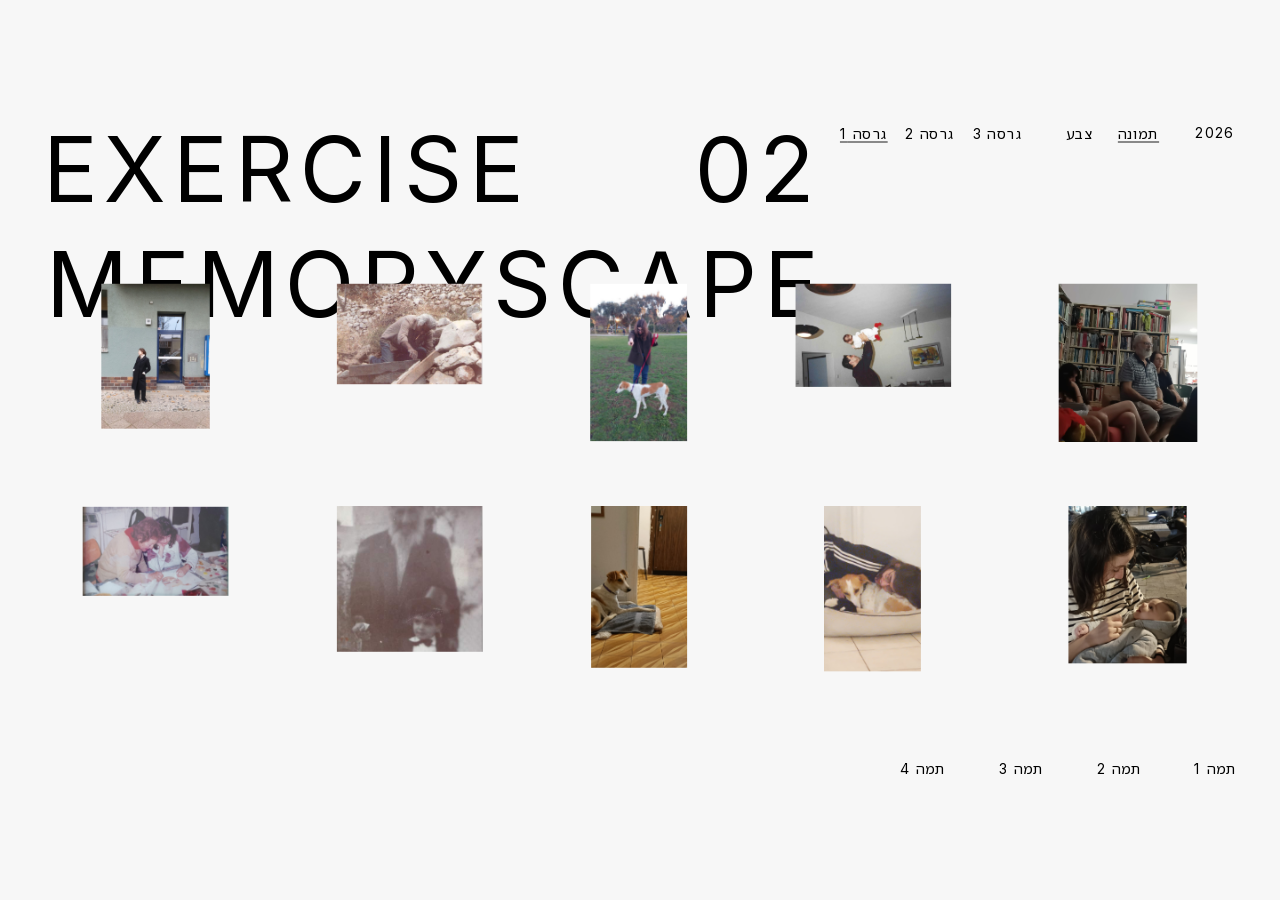
<file: index.html>
<!doctype html>
<html lang="he">
<head>
<meta charset="utf-8">
<meta name="viewport" content="width=device-width, initial-scale=1">
<meta name="robots" content="noindex, nofollow, noarchive, nosnippet, noimageindex, noai, noimageai">
<title>Memoryscape — Exercise 02</title>
<link rel="preload" href="fonts/inter-latin-400.woff2" as="font" type="font/woff2" crossorigin>
<link rel="preload" href="fonts/noto-sans-hebrew-400.woff2" as="font" type="font/woff2" crossorigin>
<link rel="stylesheet" href="app.css?v=8">
</head>
<body>
<script src="app.js?v=8"></script>
</body>
</html>
</file>
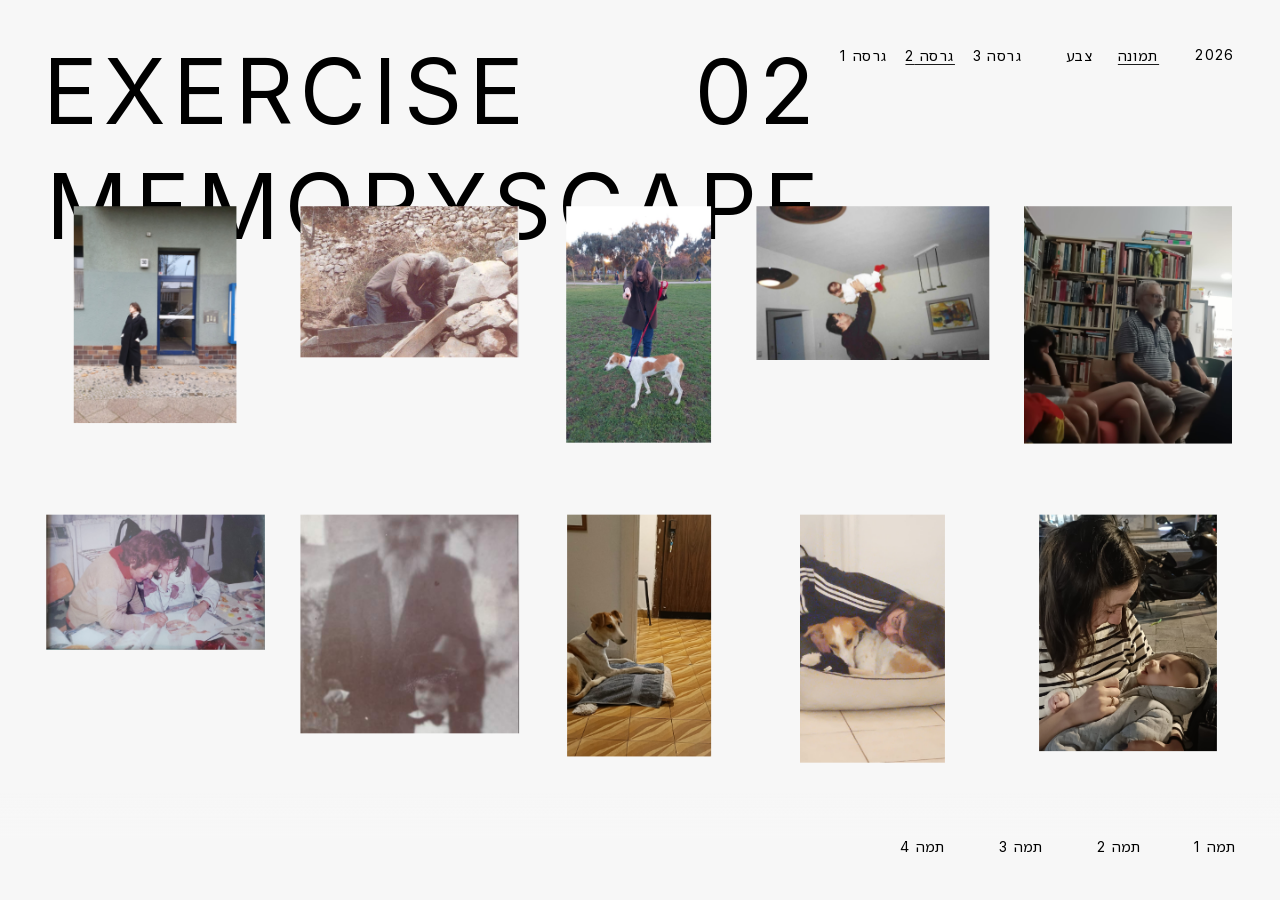
<file: v2/index.html>
<!doctype html>
<html lang="he">
<head>
<meta charset="utf-8">
<meta name="viewport" content="width=device-width, initial-scale=1">
<meta name="robots" content="noindex, nofollow, noarchive, nosnippet, noimageindex, noai, noimageai">
<title>Memoryscape — Exercise 02 · v2</title>
<link rel="preload" href="../fonts/inter-latin-400.woff2" as="font" type="font/woff2" crossorigin>
<link rel="preload" href="../fonts/noto-sans-hebrew-400.woff2" as="font" type="font/woff2" crossorigin>
<link rel="stylesheet" href="app.css?v=8">
</head>
<body>
<script src="app.js?v=8"></script>
</body>
</html>
</file>
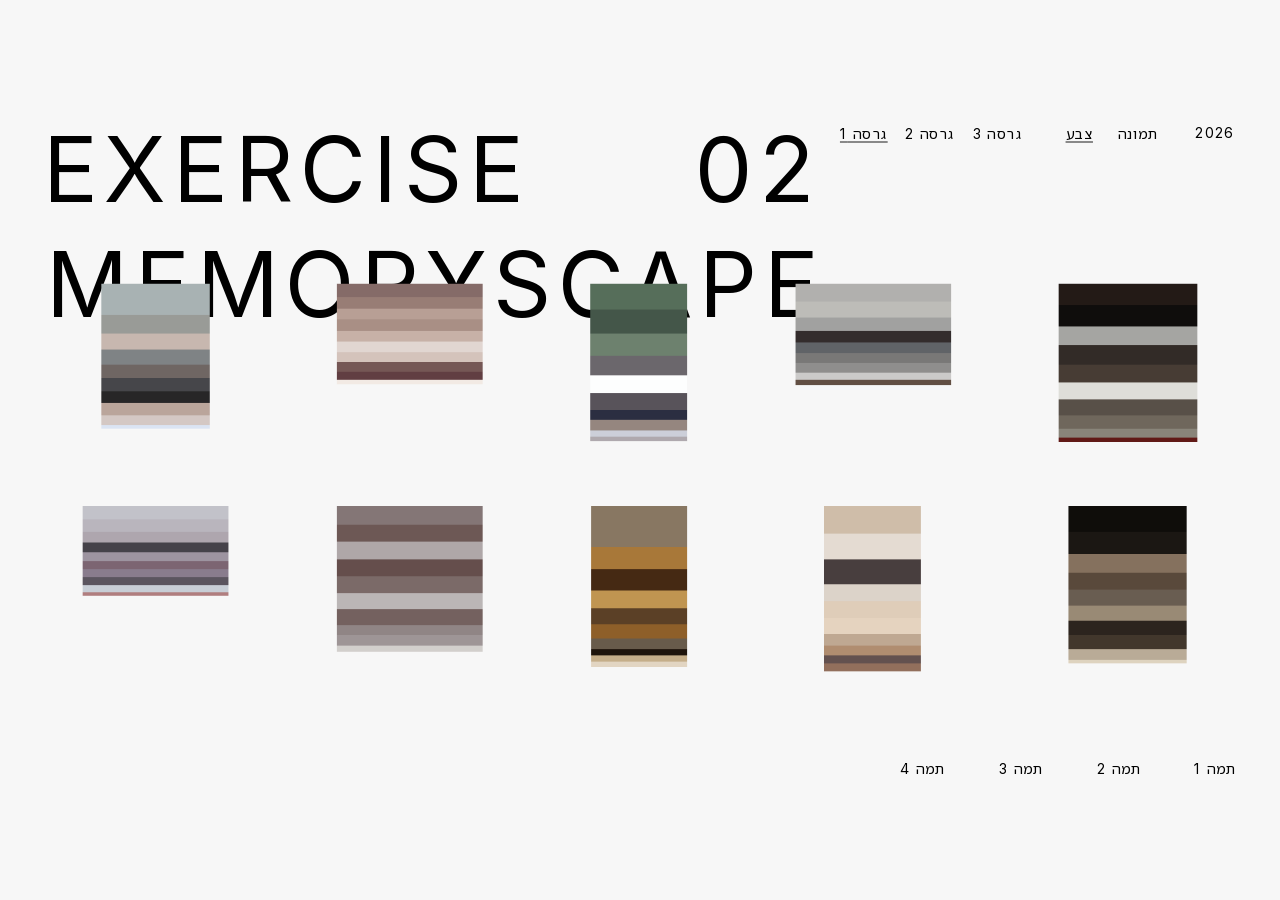
<file: colors.html>
<!doctype html>
<html lang="he" data-view="color">
<head>
<meta charset="utf-8">
<meta name="viewport" content="width=device-width, initial-scale=1">
<meta name="robots" content="noindex, nofollow, noarchive, nosnippet, noimageindex, noai, noimageai">
<title>Memoryscape — Colours</title>
<link rel="preload" href="fonts/inter-latin-400.woff2" as="font" type="font/woff2" crossorigin>
<link rel="preload" href="fonts/noto-sans-hebrew-400.woff2" as="font" type="font/woff2" crossorigin>
<link rel="stylesheet" href="app.css?v=8">
</head>
<body>
<script src="app.js?v=8"></script>
</body>
</html>
</file>
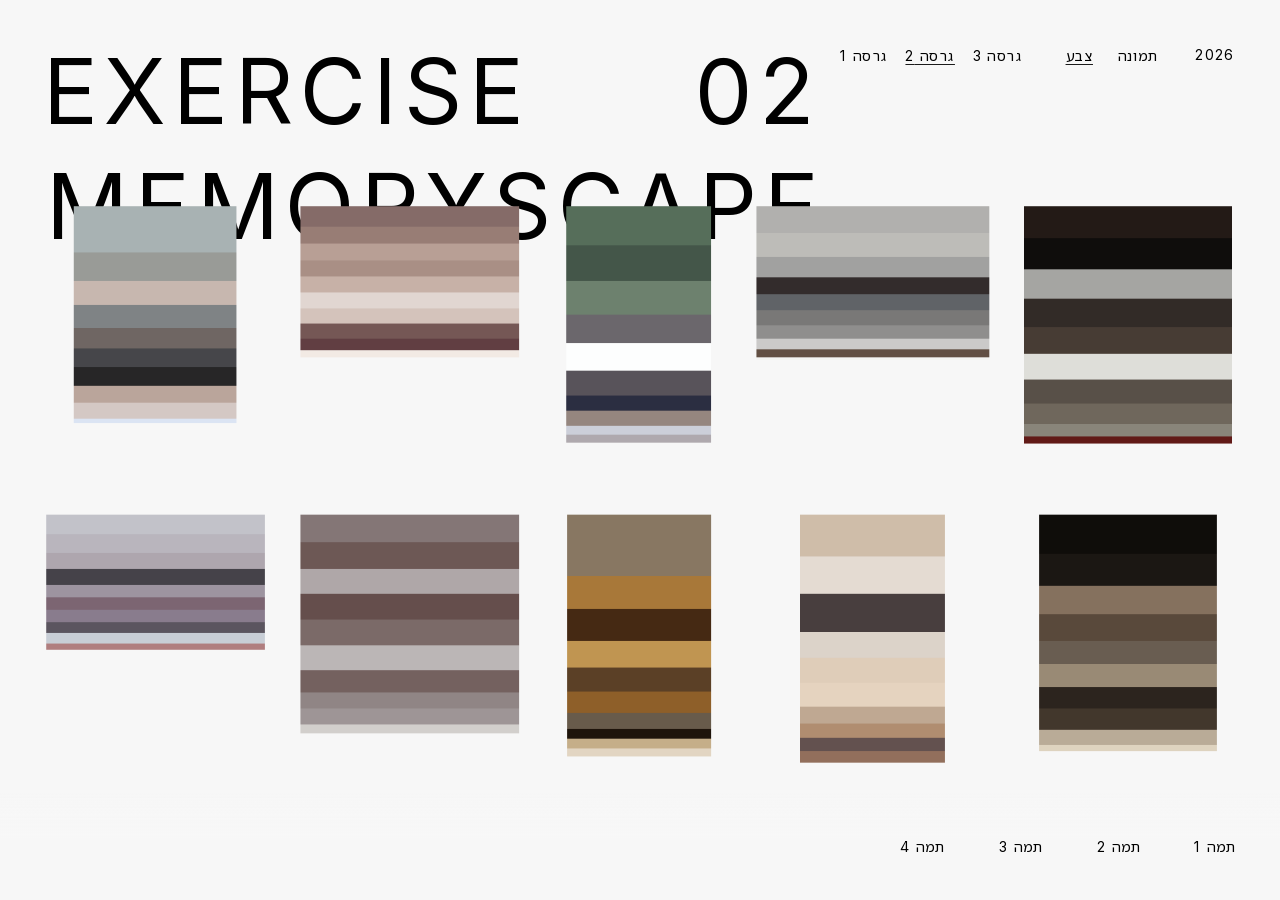
<file: v2/colors.html>
<!doctype html>
<html lang="he" data-view="color">
<head>
<meta charset="utf-8">
<meta name="viewport" content="width=device-width, initial-scale=1">
<meta name="robots" content="noindex, nofollow, noarchive, nosnippet, noimageindex, noai, noimageai">
<title>Memoryscape — Colours · v2</title>
<link rel="preload" href="../fonts/inter-latin-400.woff2" as="font" type="font/woff2" crossorigin>
<link rel="preload" href="../fonts/noto-sans-hebrew-400.woff2" as="font" type="font/woff2" crossorigin>
<link rel="stylesheet" href="app.css?v=8">
</head>
<body>
<script src="app.js?v=8"></script>
</body>
</html>
</file>
<file: app.css>
/* Figma file LqkIx4BtVggzKCIur4NDsg — frames 1:5 (default) · 1:61 (theme 1) · 1:26 (theme 2). Canvas 1440×838. */
@font-face{font-family:"Inter";src:url(fonts/inter-latin-400.woff2) format("woff2");font-weight:400;font-display:block}
@font-face{font-family:"Noto Sans Hebrew";src:url(fonts/noto-sans-hebrew-400.woff2) format("woff2");font-weight:400;font-display:block;unicode-range:U+0590-05FF,U+200C-2010,U+20AA,U+25CC,U+FB1D-FB4F}
@property --x { syntax:'<length>'; inherits:true; initial-value:0px }
@property --y { syntax:'<length>'; inherits:true; initial-value:0px }
@property --w { syntax:'<length>'; inherits:true; initial-value:0px }
@property --h { syntax:'<length>'; inherits:true; initial-value:0px }

:root{
  --bg:#f7f7f7;
  --ink:#000;
  --ease:cubic-bezier(.72,0,.18,1);
  --dur:1100ms;
}
*{box-sizing:border-box;margin:0;padding:0}
html,body{height:100%;background:var(--bg);overflow:hidden}
body{font-family:"Inter","Noto Sans Hebrew",system-ui,sans-serif;color:var(--ink);-webkit-font-smoothing:antialiased}
button{font:inherit;color:inherit;background:none;border:0;cursor:pointer}

#stage{position:absolute;left:0;top:0;width:1440px;height:838px;overflow:hidden;transform-origin:0 0;direction:ltr}

/* ── type ── */
.title{position:absolute;left:52px;top:52px;width:870px;display:flex;flex-direction:column;gap:27px;
  font-size:102.4px;line-height:102px;letter-spacing:var(--ls,7.2px);text-transform:uppercase;text-align:right;white-space:pre}
.title .l1{letter-spacing:7.4px;word-spacing:.6px;margin-left:-4px}
.title .l2{letter-spacing:7.6px}
/* Figma tracking is 8.192px; Google's Inter sets ~1.6% wider than Figma's, so tracking is tuned to land the ink on the frame's (measured) */
.year{position:absolute;right:52px;top:52px;font-size:16px;letter-spacing:1.28px;line-height:normal}
.small{font-size:16px;letter-spacing:1.28px;line-height:normal;text-transform:uppercase;white-space:nowrap}

/* ── theme nav (Frame 10: x1012 y767, gap 57.6) ── */
.themes{position:absolute;left:1012px;top:767px;display:flex;gap:57.6px;align-items:center;direction:ltr}
.themes button{direction:rtl;padding:0;text-align:center;font-size:16px;letter-spacing:1.28px;line-height:normal;text-transform:uppercase;white-space:nowrap;text-underline-position:from-font}
.themes button[aria-pressed="true"]{text-decoration:underline}
.themes button[aria-disabled="true"]{cursor:default}

/* ── background patterns (Figma pattern fills, reconstructed; periods measured off the frame render) ── */
.pat{position:absolute;opacity:0;transition:opacity 700ms ease;pointer-events:none}
.pat.on{opacity:1;transition-delay:250ms}
.dash{background-image:url("data:image/svg+xml,%3Csvg xmlns='http://www.w3.org/2000/svg' width='26' height='24'%3E%3Crect width='13' height='1' fill='%23000' fill-opacity='.45'/%3E%3C/svg%3E");background-size:26px 24px}
.diag{background-image:url("data:image/svg+xml,%3Csvg xmlns='http://www.w3.org/2000/svg' width='21' height='15'%3E%3Cpath d='M0 .3L10.5 7.7' stroke='%23000' stroke-opacity='.8' stroke-width='1'/%3E%3C/svg%3E");background-size:21px 15px}
/* theme 1 (revised 08/11 per Yael: every photo stays on screen — parents & children on one side, other relationships on the other) */
#pat-t1a{left:748px;top:154px;width:640px;height:588px;background-position:0 -1px}   /* הורים וילדים — the Figma dash */
#pat-t1b{left:52px;top:154px;width:640px;height:588px;background-position:6px 5px} /* מערכות יחסים אחרות — dot grid */
.dots{background-image:url("data:image/svg+xml,%3Csvg xmlns='http://www.w3.org/2000/svg' width='13' height='12'%3E%3Ccircle cx='1' cy='1' r='.9' fill='%23000' fill-opacity='.5'/%3E%3C/svg%3E");background-size:13px 12px}
.sw.dots{background-size:6.5px 6px;background-position:2px 2px}
#pat-t2a{left:52px;top:154px;width:870px;height:488px;background-position:0 -1px}            /* 1:27 */
#pat-t2b{left:546px;top:267px;width:842px;height:472px;background-position:16px 7px}   /* 1:28 */

/* ── legend (Frame 15) ── */
.legend{position:absolute;display:flex;align-items:center;opacity:0;transition:opacity 600ms ease;pointer-events:none}
.legend.on{opacity:1;transition-delay:400ms}
.legend .it{display:flex;gap:16px;align-items:flex-end}
.sw{width:43.5px;height:25px;border:.5px solid rgba(0,0,0,.2);flex:none}
.sw.dash{background-size:8.667px 8px;background-position:0 1px}
.sw.diag{background-size:10.5px 7.5px;background-position:2px 1px}
#legend-t1{left:35px;top:764px;gap:24px}
#legend-t1 .sw{background-color:#fff}
#legend-t2{left:52px;top:752px;gap:24px}
#legend-t2 .it:last-child{align-items:center}

/* ── image cards ── */
.card{position:absolute;left:var(--x);top:var(--y);width:var(--w);height:var(--h);
  transition:--x var(--dur) var(--ease),--y var(--dur) var(--ease),--w var(--dur) var(--ease),--h var(--dur) var(--ease),
             opacity 600ms ease,scale 900ms var(--ease);
  will-change:transform}
.card.off{opacity:0;scale:.85;pointer-events:none}
.frame{position:absolute;inset:0;overflow:hidden;background:var(--fill,transparent)}
.rot{position:absolute;left:50%;top:50%;width:var(--h);height:var(--w);transform:translate(-50%,-50%) rotate(-90deg);overflow:hidden}
.frame img{position:absolute;max-width:none;display:block;user-select:none;-webkit-user-drag:none}
.frame img.cover{inset:0;width:100%;height:100%;object-fit:cover}

.open{position:absolute;top:6px;right:6px;width:28px;height:28px;display:grid;place-items:center;
  opacity:0;transform:translate(-4px,4px);transition:opacity 220ms ease,transform 260ms var(--ease)}
.open svg{width:16px;height:16px;filter:drop-shadow(0 0 3px rgba(0,0,0,.35))}
.card:hover .open,.open:focus-visible{opacity:1;transform:none}
.open:focus-visible{outline:1px solid #fff;outline-offset:-2px}

/* ── expanded view ── */
#lb{position:fixed;inset:0;z-index:10;background:var(--bg);opacity:0;pointer-events:none;transition:opacity 500ms ease}
#lb.on{opacity:1;pointer-events:auto}
.fly{position:fixed;z-index:11;left:var(--x);top:var(--y);width:var(--w);height:var(--h);
  transition:--x 900ms var(--ease),--y 900ms var(--ease),--w 900ms var(--ease),--h 900ms var(--ease)}
.fly .frame img{transition:left 900ms var(--ease),top 900ms var(--ease),width 900ms var(--ease),height 900ms var(--ease)}
.fly.full .frame img{left:0!important;top:0!important;width:100%!important;height:100%!important}
#close{position:fixed;z-index:12;top:40px;left:40px;width:32px;height:32px;display:grid;place-items:center;
  opacity:0;pointer-events:none;transition:opacity 300ms ease}
#close.on{opacity:1;pointer-events:auto;transition-delay:500ms}
#close svg{width:22px;height:22px}

@media (prefers-reduced-motion:reduce){
  :root{--dur:1ms}
  .fly,.fly .frame img{transition-duration:1ms}
}

/* ── colour view (colors.html): each photo is replaced by its 10-colour palette, bands sized by share ── */
.frame.swatch{display:flex;flex-direction:column;background:transparent}
.swatch i{display:flex;align-items:center;justify-content:flex-end;min-height:0;padding:0 10px;font-style:normal;overflow:hidden}
.swatch i span{font-size:12px;letter-spacing:1px;text-transform:uppercase;font-variant-numeric:tabular-nums;opacity:0;transition:opacity 300ms ease;white-space:nowrap}
.swatch i.lt span{color:#000}.swatch i.dk span{color:#fff}
.fly.full .swatch i span{opacity:1;transition-delay:600ms}

/* ── view switch (next to 2026): same type as the theme nav, current view underlined ── */
.views{position:absolute;right:136px;top:52px;display:flex;gap:28px;direction:ltr}
.views a{color:inherit;text-decoration:none;direction:rtl}
.views a[aria-current="page"]{text-decoration:underline;text-underline-position:from-font}
.views a:hover{text-decoration:underline}
.views a:focus-visible{outline:1px solid #000;outline-offset:3px}

/* ── extras: the board photos a theme brings in (theme 3 places, theme 4 materials) ── */
.extra{position:absolute;opacity:0;transition:opacity 700ms ease;pointer-events:none}
.extra.on{opacity:1;transition-delay:300ms}
.extra img{position:absolute;inset:0;width:100%;height:100%;object-fit:cover;display:block}
.extra .frame.swatch{position:absolute;inset:0}
.extra .xl{position:absolute;right:0;bottom:calc(100% + 5px);font-size:13px;letter-spacing:1px;line-height:1;white-space:nowrap;direction:rtl}
.extra.patch .xl{bottom:auto;top:8px;right:8px;padding:4px 6px;background:var(--bg)}


/* version switch (גרסה 1 · גרסה 2), left of the photo/colour switch */
.vers{position:absolute;right:290px;top:52px;display:flex;gap:20px;direction:ltr}
.vers a{color:inherit;text-decoration:none;direction:rtl}
.vers a[aria-current="page"]{text-decoration:underline;text-underline-position:from-font}
.vers a:hover{text-decoration:underline}
.vers a:focus-visible{outline:1px solid #000;outline-offset:3px}
</file>
<file: v2/app.css>
/* Figma file LqkIx4BtVggzKCIur4NDsg — frames 1:5 (default) · 1:61 (theme 1) · 1:26 (theme 2). Canvas 1440×838. */
@font-face{font-family:"Inter";src:url(../fonts/inter-latin-400.woff2) format("woff2");font-weight:400;font-display:block}
@font-face{font-family:"Noto Sans Hebrew";src:url(../fonts/noto-sans-hebrew-400.woff2) format("woff2");font-weight:400;font-display:block;unicode-range:U+0590-05FF,U+200C-2010,U+20AA,U+25CC,U+FB1D-FB4F}
@property --x { syntax:'<length>'; inherits:true; initial-value:0px }
@property --y { syntax:'<length>'; inherits:true; initial-value:0px }
@property --w { syntax:'<length>'; inherits:true; initial-value:0px }
@property --h { syntax:'<length>'; inherits:true; initial-value:0px }

:root{
  --bg:#f7f7f7;
  --ink:#000;
  --ease:cubic-bezier(.72,0,.18,1);
  --dur:1100ms;
}
*{box-sizing:border-box;margin:0;padding:0}
html,body{background:var(--bg)}
html{overflow-x:hidden}
body{min-height:100%}
body{font-family:"Inter","Noto Sans Hebrew",system-ui,sans-serif;color:var(--ink);-webkit-font-smoothing:antialiased}
button{font:inherit;color:inherit;background:none;border:0;cursor:pointer}

#stage{position:absolute;left:0;top:0;width:1440px;height:var(--stage-h);overflow:hidden;transform-origin:0 0;direction:ltr}
#spacer{width:1px}

/* ── type ── */
.title{position:absolute;left:52px;top:52px;width:870px;display:flex;flex-direction:column;gap:27px;
  font-size:102.4px;line-height:102px;letter-spacing:var(--ls,7.2px);text-transform:uppercase;text-align:right;white-space:pre}
.title .l1{letter-spacing:7.4px;word-spacing:.6px;margin-left:-4px}
.title .l2{letter-spacing:7.6px}
/* Figma tracking is 8.192px; Google's Inter sets ~1.6% wider than Figma's, so tracking is tuned to land the ink on the frame's (measured) */
.year{position:absolute;right:52px;top:52px;font-size:16px;letter-spacing:1.28px;line-height:normal}
.small{font-size:16px;letter-spacing:1.28px;line-height:normal;text-transform:uppercase;white-space:nowrap}

/* ── theme nav (Frame 10: x1012 y767, gap 57.6) ── */
.themes{position:absolute;left:1012px;top:49px;display:flex;gap:57.6px;align-items:center;direction:ltr}
.themes button{direction:rtl;padding:0;text-align:center;font-size:16px;letter-spacing:1.28px;line-height:normal;text-transform:uppercase;white-space:nowrap;text-underline-position:from-font}
.themes button[aria-pressed="true"]{text-decoration:underline}
.themes button[aria-disabled="true"]{cursor:default}

/* ── background patterns (Figma pattern fills, reconstructed; periods measured off the frame render) ── */
.pat{position:absolute;opacity:0;transition:opacity 700ms ease;pointer-events:none}
.pat.on{opacity:1;transition-delay:250ms}
.dash{background-image:url("data:image/svg+xml,%3Csvg xmlns='http://www.w3.org/2000/svg' width='26' height='24'%3E%3Crect width='13' height='1' fill='%23000' fill-opacity='.45'/%3E%3C/svg%3E");background-size:26px 24px}
.diag{background-image:url("data:image/svg+xml,%3Csvg xmlns='http://www.w3.org/2000/svg' width='21' height='15'%3E%3Cpath d='M0 .3L10.5 7.7' stroke='%23000' stroke-opacity='.8' stroke-width='1'/%3E%3C/svg%3E");background-size:21px 15px}
.dots{background-image:url("data:image/svg+xml,%3Csvg xmlns='http://www.w3.org/2000/svg' width='13' height='12'%3E%3Ccircle cx='1' cy='1' r='.9' fill='%23000' fill-opacity='.5'/%3E%3C/svg%3E");background-size:13px 12px}
.sw.dots{background-size:6.5px 6px;background-position:2px 2px}

/* ── legend (Frame 15) ── */
.legend{position:absolute;display:flex;align-items:center;opacity:0;transition:opacity 600ms ease;pointer-events:none}
.legend.on{opacity:1;transition-delay:400ms}
.legend .it{display:flex;gap:16px;align-items:flex-end}
.sw{width:43.5px;height:25px;border:.5px solid rgba(0,0,0,.2);flex:none}
.sw.dash{background-size:8.667px 8px;background-position:0 1px}
.sw.diag{background-size:10.5px 7.5px;background-position:2px 1px}
#legend-t1{left:35px;top:46px;gap:24px}
#legend-t1 .sw{background-color:#fff}
#legend-t2{left:52px;top:34px;gap:24px}
#legend-t2 .it:last-child{align-items:center}

/* ── image cards ── */
.card{position:absolute;left:var(--x);top:var(--y);width:var(--w);height:var(--h);
  transition:--x var(--dur) var(--ease),--y var(--dur) var(--ease),--w var(--dur) var(--ease),--h var(--dur) var(--ease),
             opacity 600ms ease,scale 900ms var(--ease);
  will-change:transform}
.card.off{opacity:0;scale:.85;pointer-events:none}
.frame{position:absolute;inset:0;overflow:hidden;background:var(--fill,transparent)}
.rot{position:absolute;left:50%;top:50%;width:var(--h);height:var(--w);transform:translate(-50%,-50%) rotate(-90deg);overflow:hidden}
.frame img{position:absolute;max-width:none;display:block;user-select:none;-webkit-user-drag:none}
.frame img.cover{inset:0;width:100%;height:100%;object-fit:cover}

.open{position:absolute;top:6px;right:6px;width:28px;height:28px;display:grid;place-items:center;
  opacity:0;transform:translate(-4px,4px);transition:opacity 220ms ease,transform 260ms var(--ease)}
.open svg{width:16px;height:16px;filter:drop-shadow(0 0 3px rgba(0,0,0,.35))}
.card:hover .open,.open:focus-visible{opacity:1;transform:none}
.open:focus-visible{outline:1px solid #fff;outline-offset:-2px}

/* ── expanded view ── */
#lb{position:fixed;inset:0;z-index:10;background:var(--bg);opacity:0;pointer-events:none;transition:opacity 500ms ease}
#lb.on{opacity:1;pointer-events:auto}
.fly{position:fixed;z-index:11;left:var(--x);top:var(--y);width:var(--w);height:var(--h);
  transition:--x 900ms var(--ease),--y 900ms var(--ease),--w 900ms var(--ease),--h 900ms var(--ease)}
.fly .frame img{transition:left 900ms var(--ease),top 900ms var(--ease),width 900ms var(--ease),height 900ms var(--ease)}
.fly.full .frame img{left:0!important;top:0!important;width:100%!important;height:100%!important}
#close{position:fixed;z-index:12;top:40px;left:40px;width:32px;height:32px;display:grid;place-items:center;
  opacity:0;pointer-events:none;transition:opacity 300ms ease}
#close.on{opacity:1;pointer-events:auto;transition-delay:500ms}
#close svg{width:22px;height:22px}

@media (prefers-reduced-motion:reduce){
  :root{--dur:1ms}
  .fly,.fly .frame img{transition-duration:1ms}
}

/* ── colour view (colors.html): each photo is replaced by its 10-colour palette, bands sized by share ── */
.frame.swatch{display:flex;flex-direction:column;background:transparent}
.swatch i{display:flex;align-items:center;justify-content:flex-end;min-height:0;padding:0 10px;font-style:normal;overflow:hidden}
.swatch i span{font-size:12px;letter-spacing:1px;text-transform:uppercase;font-variant-numeric:tabular-nums;opacity:0;transition:opacity 300ms ease;white-space:nowrap}
.swatch i.lt span{color:#000}.swatch i.dk span{color:#fff}
.fly.full .swatch i span{opacity:1;transition-delay:600ms}

/* ── view switch (next to 2026): same type as the theme nav, current view underlined ── */
.views{position:absolute;right:136px;top:52px;display:flex;gap:28px;direction:ltr}
.views a{color:inherit;text-decoration:none;direction:rtl}
.views a[aria-current="page"]{text-decoration:underline;text-underline-position:from-font}
.views a:hover{text-decoration:underline}
.views a:focus-visible{outline:1px solid #000;outline-offset:3px}



/* ═══ v2 (12/11): default photos 1.5×, the page scrolls; themes swap WHAT is shown in each box, never where ═══ */
:root{--stage-h:1000px}
/* bottom bar: theme nav + legends stay on screen while the page scrolls (same 1440 frame, scaled like the stage) */
#hud{position:fixed;left:0;bottom:0;width:1440px;height:120px;transform-origin:0 100%;direction:ltr;z-index:5;pointer-events:none;
  background:linear-gradient(to bottom,transparent,var(--bg) 42%)}
#hud .themes,#hud .legend.on{pointer-events:auto}

/* layers inside each box: the photo, its place photo (3), its material photo (4), its relationship pattern (1, 2) */
.lay{position:absolute;inset:0;overflow:hidden;opacity:0;transition:opacity 700ms ease var(--d,0ms)}
.lay img{position:absolute;inset:0;width:100%;height:100%;object-fit:cover;display:block}
.frame.photo{transition:opacity 700ms ease var(--d,0ms)}
.card:not([data-show="photo"]) .frame.photo{opacity:0}
.card[data-show="place"] .lay.place,.card[data-show="mat"] .lay.mat,.card[data-show="t1"] .lay.t1,.card[data-show="t2"] .lay.t2{opacity:1}
.lay.pat-box{border:.5px solid rgba(0,0,0,.2)}
.lay.t1{background-color:#fff}
.lay.t2 > div{position:absolute;inset:0}
.card[data-show="t1"] .open,.card[data-show="t2"] .open{display:none}

/* version switch (גרסה 1 · גרסה 2), left of the photo/colour switch */
.vers{position:absolute;right:290px;top:52px;display:flex;gap:20px;direction:ltr}
.vers a{color:inherit;text-decoration:none;direction:rtl}
.vers a[aria-current="page"]{text-decoration:underline;text-underline-position:from-font}
.vers a:hover{text-decoration:underline}
.vers a:focus-visible{outline:1px solid #000;outline-offset:3px}
</file>
